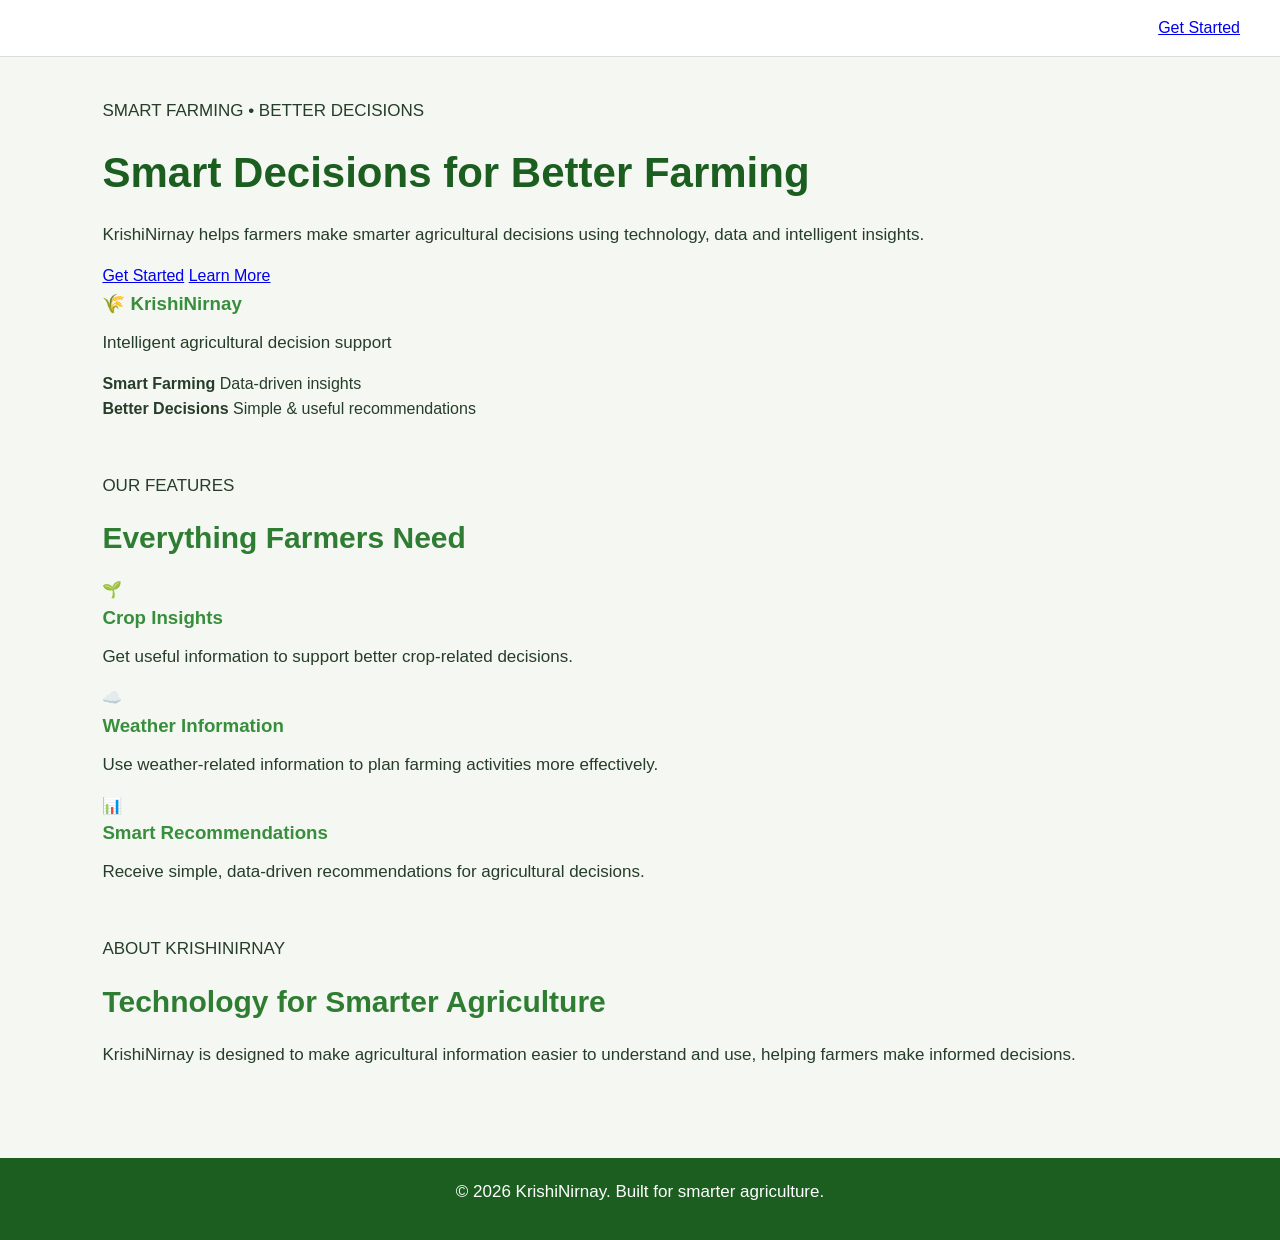
<file: frontend/index.html>
<!DOCTYPE html>
<html lang="en">
<head>
    <meta charset="UTF-8">
    <meta name="viewport" content="width=device-width, initial-scale=1.0">

    <title>KrishiNirnay</title>

    <link rel="stylesheet" href="style.css">
</head>

<body>

    <!-- Navigation Bar -->
    <header class="navbar">
        <div class="logo">KrishiNirnay</div>

        <nav>
            <a href="#home">Home</a>
            <a href="#features">Features</a>
            <a href="#about">About</a>
        </nav>
        <a href="signup.html" class="login-btn">Get Started</a>
    </header>


    <!-- Hero Section -->
    
    <main id="home"> 

        <section class="hero">

            <div class="hero-content">
                <p class="tagline">SMART FARMING • BETTER DECISIONS</p>

                <h1>
                    Smart Decisions for
                    <span>Better Farming</span>
                </h1>

                <p class="hero-text">
                    KrishiNirnay helps farmers make smarter agricultural
                    decisions using technology, data and intelligent insights.
                </p>

                <div class="hero-buttons"> 
                    <a href="#features" class="primary-btn">Get Started</a>
                    <a href="#about" class="secondary-btn">Learn More</a>
                </div>
            </div> 

            <div class="hero-card">
                <h3>🌾 KrishiNirnay</h3>
                <p>Intelligent agricultural decision support</p>

                <div class="info-box">
                    <strong>Smart Farming</strong>
                    <span>Data-driven insights</span>
                </div>

                <div class="info-box">
                    <strong>Better Decisions</strong>
                    <span>Simple & useful recommendations</span>
                </div>
            </div>

        </section>


        <!-- Features -->
        <section id="features" class="features">

            <div class="section-heading">
                <p>OUR FEATURES</p>
                <h2>Everything Farmers Need</h2>
            </div>

            <div class="feature-container">

                <div class="feature-card">
                    <div class="feature-icon">🌱</div>
                    <h3>Crop Insights</h3>
                    <p>
                        Get useful information to support better crop-related
                        decisions.
                    </p>
                </div>

                <div class="feature-card">
                    <div class="feature-icon">☁️</div>
                    <h3>Weather Information</h3>
                    <p>
                        Use weather-related information to plan farming
                        activities more effectively.
                    </p>
                </div>

                <div class="feature-card">
                    <div class="feature-icon">📊</div>
                    <h3>Smart Recommendations</h3>
                    <p>
                        Receive simple, data-driven recommendations for
                        agricultural decisions.
                    </p>
                </div>

            </div>

        </section>


        <!-- About -->
        <section id="about" class="about">

            <div>
                <p class="tagline">ABOUT KRISHINIRNAY</p>

                <h2>Technology for Smarter Agriculture</h2>

                <p>
                    KrishiNirnay is designed to make agricultural information
                    easier to understand and use, helping farmers make
                    informed decisions.
                </p>
            </div>

        </section>

    </main>


    <!-- Footer -->
    <footer>
        <p>© 2026 KrishiNirnay. Built for smarter agriculture.</p>
    </footer>

</body>
</html>
</file>
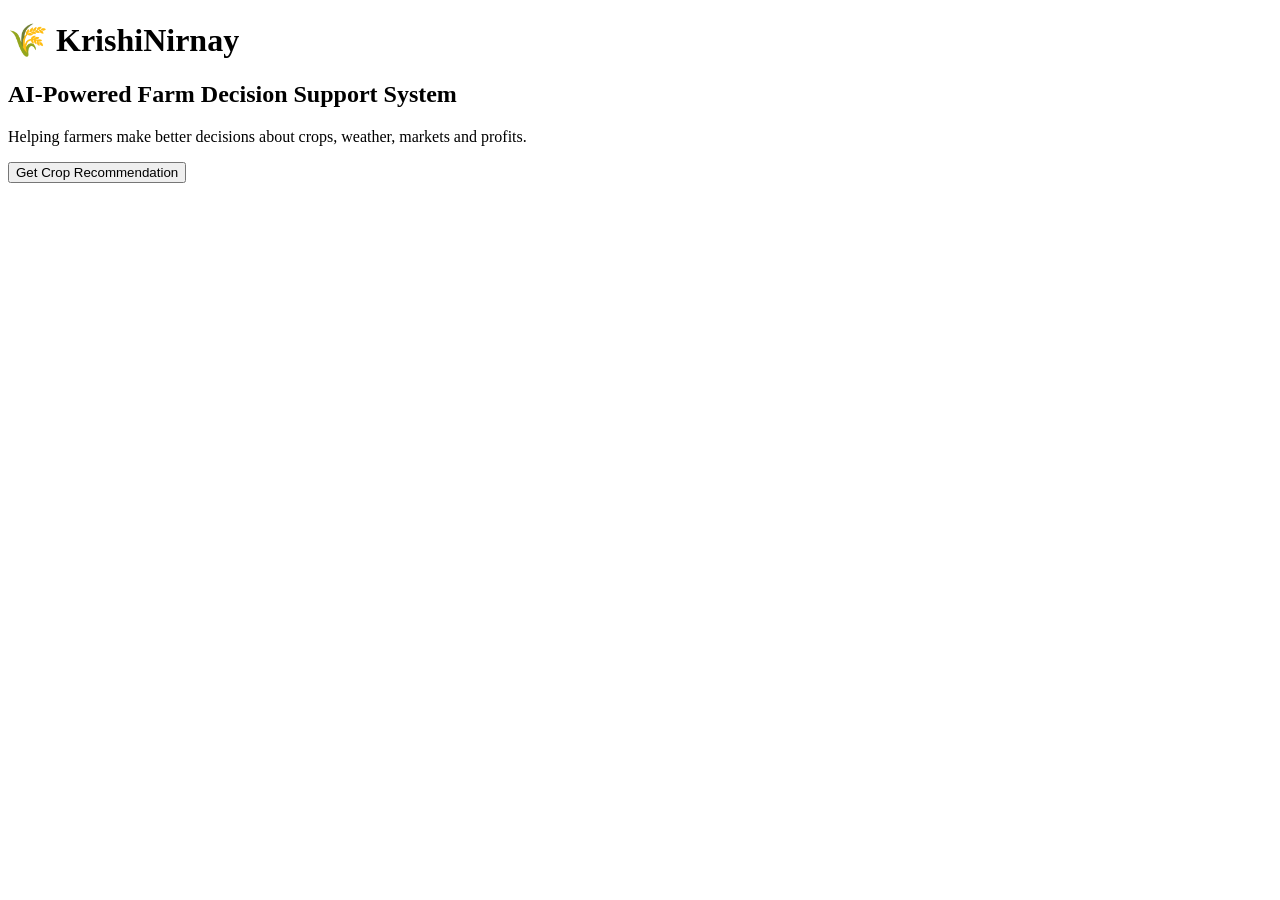
<file: src/main/resources/templates/index.html>
<!DOCTYPE html>
<html lang="en">

<head>
    <meta charset="UTF-8">
    <meta name="viewport" content="width=device-width, initial-scale=1.0">
    <title>KrishiNirnay</title>
</head>

<body>

    <h1>🌾 KrishiNirnay</h1>

    <h2>AI-Powered Farm Decision Support System</h2>

    <p>
        Helping farmers make better decisions about crops,
        weather, markets and profits.
    </p>

    <button>Get Crop Recommendation</button>

</body>

</html>
</file>
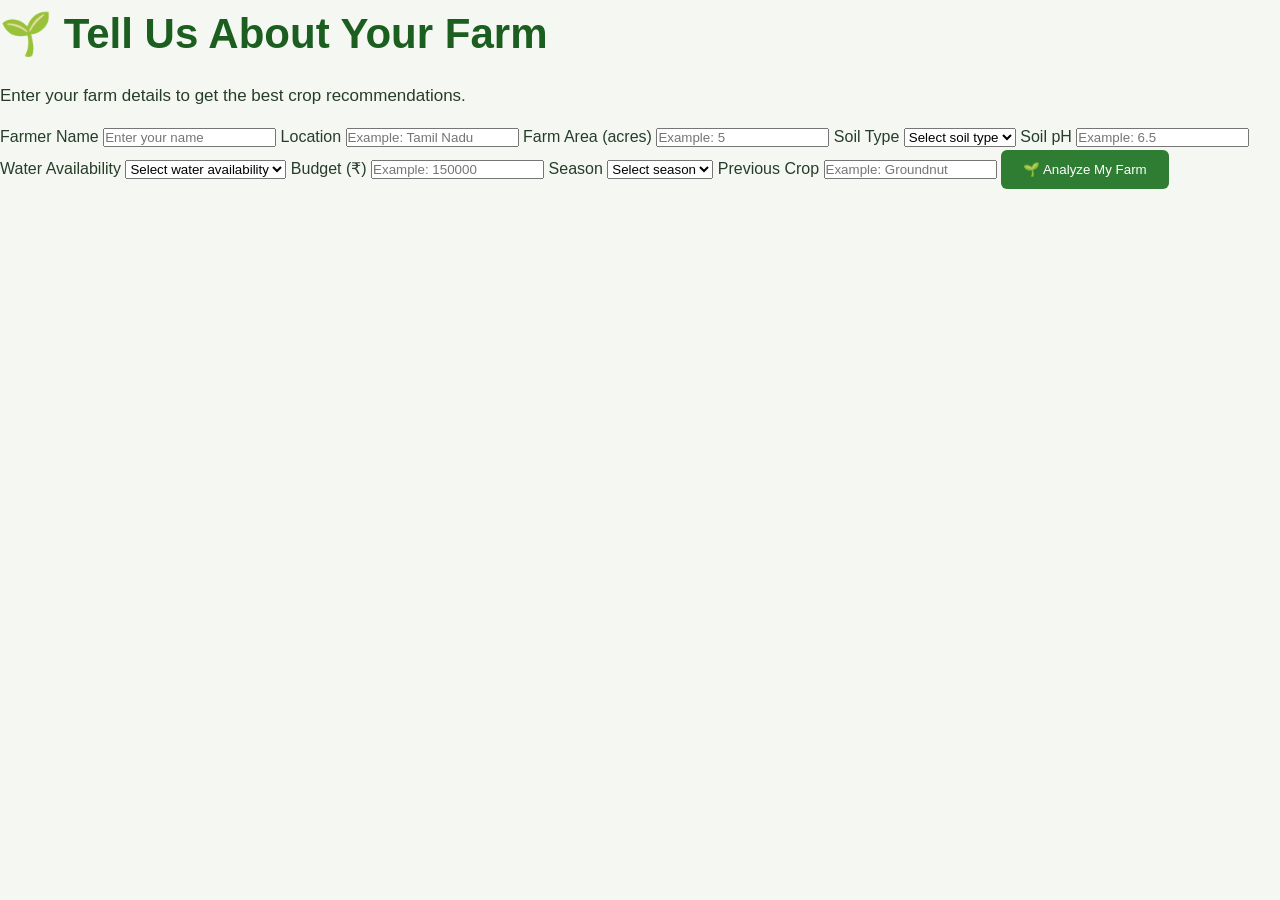
<file: frontend/dashboard.html>
<!DOCTYPE html>
<html lang="en">

<head>
    <meta charset="UTF-8">
    <meta name="viewport" content="width=device-width, initial-scale=1.0">

    <title>Farm Details - KrishiNirnay</title>

    <link rel="stylesheet" href="style.css">
</head>

<body>

    <div class="dashboard-container">

        <h1>🌱 Tell Us About Your Farm</h1>

        <p>
            Enter your farm details to get the best crop recommendations.
        </p>

        <form id="farmForm">

            <label>Farmer Name</label>
            <input type="text" id="farmerName" placeholder="Enter your name" required>


            <label>Location</label>
            <input type="text" id="location" placeholder="Example: Tamil Nadu" required>


            <label>Farm Area (acres)</label>
            <input type="number" id="area" placeholder="Example: 5" required>


            <label>Soil Type</label>
            <select id="soil" required>
                <option value="">Select soil type</option>
                <option value="red">Red Soil</option>
                <option value="black">Black Soil</option>
                <option value="alluvial">Alluvial Soil</option>
                <option value="sandy">Sandy Soil</option>
                <option value="loamy">Loamy Soil</option>
                <option value="clay">Clay Soil</option>
            </select>


            <label>Soil pH</label>
            <input type="number" id="ph" step="0.1" placeholder="Example: 6.5" required>


            <label>Water Availability</label>
            <select id="water" required>
                <option value="">Select water availability</option>
                <option value="low">Low</option>
                <option value="medium">Moderate</option>
                <option value="high">High</option>
            </select>


            <label>Budget (₹)</label>
            <input type="number" id="budget" placeholder="Example: 150000" required>


            <label>Season</label>
            <select id="season" required>
                <option value="">Select season</option>
                <option value="kharif">Kharif</option>
                <option value="rabi">Rabi</option>
                <option value="summer">Summer</option>
            </select>


            <label>Previous Crop</label>
            <input type="text" id="previousCrop" placeholder="Example: Groundnut" required>


            <button type="submit">
                🌱 Analyze My Farm
            </button>

        </form>

        <div id="recommendation" style="display: none;">

            <h2>🌾 Crop Recommendation</h2>

            <div class="recommendation-card">
                <p id="recommendationText"></p>
            </div>

        </div>

    </div>
    <script src="Dashboard.js"></script>
</body>

</html>
</file>
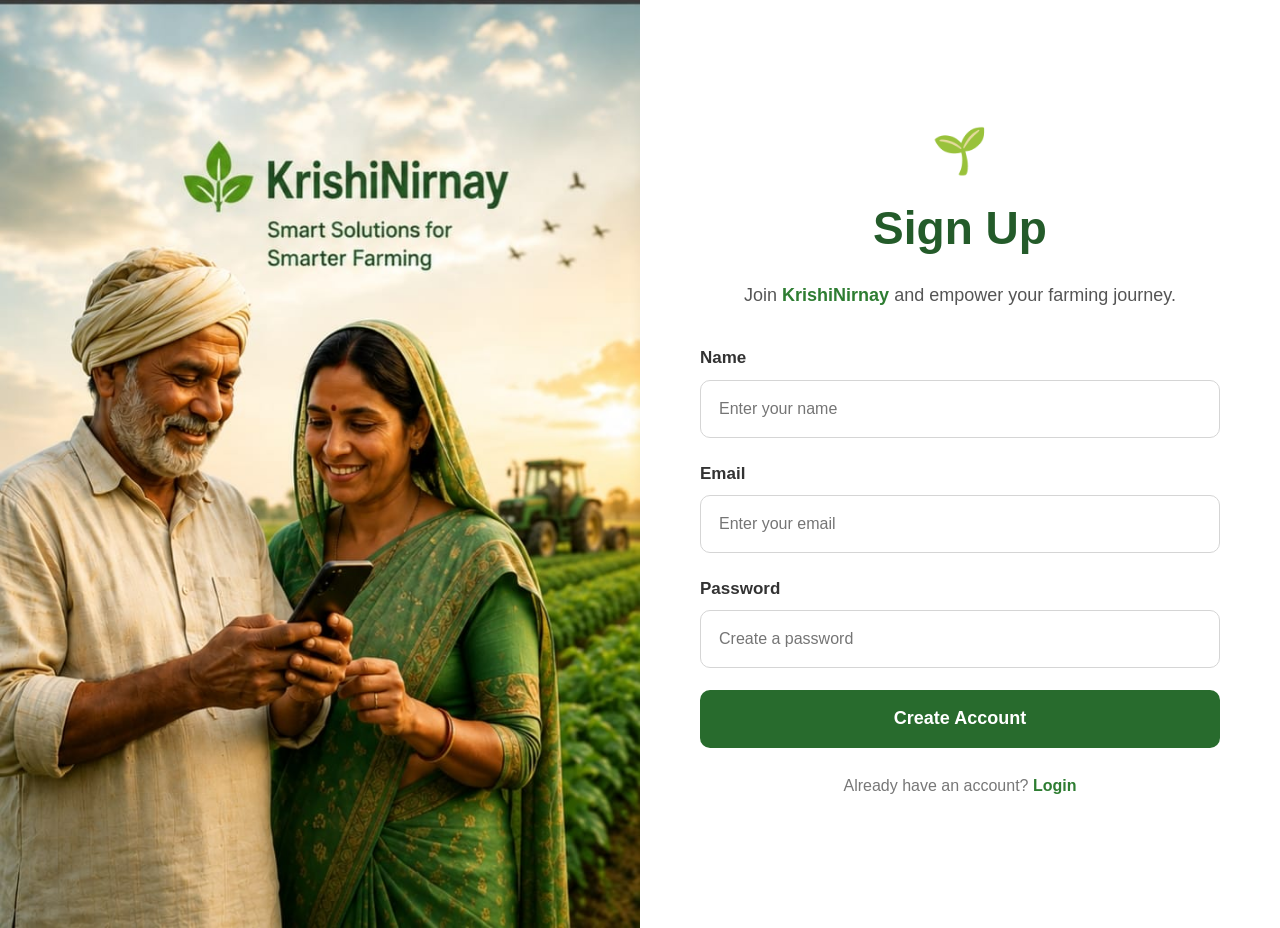
<file: frontend/signup.html>
<!DOCTYPE html>
<html lang="en">
<head>
    <meta charset="UTF-8">
    <meta name="viewport" content="width=device-width, initial-scale=1.0">
    <title>Sign Up - KrishiNirnay</title>

    <link rel="stylesheet" href="style.css">
</head>
<body>

    <div class="signup-page">

        <!-- Left: Farmer Image -->
        <div class="farmer-side">
            <img src="src/assets/farmer-signup.png.jpeg" alt="Farmers using technology">
        </div>

        <!-- Right: Sign Up -->
        <div class="signup-side">

            <div class="signup-card">

                <div class="leaf-icon">🌱</div>

                <h1>Sign Up</h1>

                <p class="signup-text">
                    Join <strong>KrishiNirnay</strong> and empower your farming journey.
                </p>
                <form id="signupForm">


                    <label>Name</label>
                    <input type="text" id="name" placeholder="Enter your name">

                    <label>Email</label>
                    <input type="email" id="email" placeholder="Enter your email">
                    
                    <label>Password</label>
                    <input type="password" placeholder="Create a password">

                    <button type="submit">Create Account</button>

                    <p class="login-text">
                        Already have an account?
                        <a href="#">Login</a>
                    </p>

                </form>

            </div>

        </div> 

    </div>
<script src="script.js"></script>   
</body>
</file>
<file: frontend/style.css>
* {
    margin: 0;
    padding: 0;
    box-sizing: border-box;
}

html {
    scroll-behavior: smooth;
}

body {
    font-family: Arial, sans-serif;
    background-color: #f5f8f2;
    color: #263d29;
    line-height: 1.6;
}

header {
    background-color: #2e7d32;
    color: white;
    padding: 20px 8%;
    display: flex;
    justify-content: space-between;
    align-items: center;
}

header h2 {
    margin: 0;
}

nav a {
    color: white;
    text-decoration: none;
    margin-left: 20px;
}

nav a:hover {
    text-decoration: underline;
}

main {
    padding: 40px 8%;
}

section {
    margin-bottom: 50px;
}

h1 {
    font-size: 42px;
    color: #1b5e20;
    margin-bottom: 15px;
}

h2 {
    font-size: 30px;
    color: #2e7d32;
    margin-bottom: 15px;
}

h3 {
    color: #388e3c;
    margin-bottom: 10px;
}

p {
    font-size: 17px;
    margin-bottom: 15px;
}

button {
    background-color: #2e7d32;
    color: white;
    border: none;
    padding: 12px 22px;
    border-radius: 6px;
    cursor: pointer;
    margin-right: 10px;
}

button:hover {
    background-color: #1b5e20;
}

footer {
    background-color: #1b5e20;
    color: white;
    text-align: center;
    padding: 20px;
} 
/* Navigation Bar */
.navbar {
    display: flex;
    justify-content: space-between;
    align-items: center;
    padding: 15px 40px;
    background-color: #ffffff;
    border-bottom: 1px solid #ddd;
}

.nav-logo {
    font-size: 24px;
    font-weight: bold;
    color: #2e8b57;
}

.nav-links {
    display: flex;
    gap: 30px;
}

.nav-links a {
    text-decoration: none;
    color: #333;
    font-weight: 500;
}

.nav-links a:hover {
    color: #2e8b57;
} 
/* SIGN UP PAGE */

.signup-page {
    min-height: 100vh;
    display: flex;
    width: 100%;
    overflow: hidden;
    background: #ffffff;
}

/* LEFT FARMER SIDE */

.farmer-side {
    width: 50%;
    min-height: 100vh;
    position: relative;
    overflow: hidden;
}

.farmer-side img {
    width: 100%;
    height: 100%;
    object-fit: cover;
    display: block;
}

.farmer-overlay {
    position: absolute;
    top: 18%;
    left: 12%;
    color: #245b2a;
}

.farmer-overlay h1 {
    font-size: 42px;
    margin-bottom: 10px;
}

.farmer-overlay p {
    font-size: 22px;
    line-height: 1.4;
}

/* RIGHT SIGNUP SIDE */

.signup-side {
    width: 50%;
    min-height: 100vh;
    display: flex;
    align-items: center;
    justify-content: center;
    background: #ffffff;
    padding: 40px;
    box-sizing: border-box;
}

.signup-card {
    width: 100%;
    max-width: 520px;
}

.leaf-icon {
    text-align: center;
    font-size: 45px;
    margin-bottom: 5px;
}

.signup-card h1 {
    text-align: center;
    font-size: 46px;
    color: #245b2a;
    margin: 0 0 15px;
}

.signup-text {
    text-align: center;
    font-size: 18px;
    color: #555;
    margin-bottom: 35px;
}

.signup-text strong {
    color: #2e7d32;
}

.signup-card label {
    display: block;
    font-size: 17px;
    font-weight: 600;
    margin-bottom: 8px;
    color: #333;
}

.signup-card input {
    width: 100%;
    height: 58px;
    padding: 0 18px;
    margin-bottom: 22px;
    box-sizing: border-box;
    border: 1px solid #d5d5d5;
    border-radius: 10px;
    font-size: 16px;
    outline: none;
}

.signup-card input:focus {
    border-color: #2e7d32;
}

.signup-card button {
    width: 100%;
    height: 58px;
    border: none;
    border-radius: 10px;
    background: #286b2d;
    color: white;
    font-size: 18px;
    font-weight: 600;
    cursor: pointer;
}

.signup-card button:hover {
    background: #1f5624;
}

.login-text {
    text-align: center;
    margin-top: 25px;
    color: #777;
    font-size: 16px;
}

.login-text a {
    color: #2e7d32;
    font-weight: 600;
    text-decoration: none;
}

/* MOBILE */

@media (max-width: 800px) {
    .signup-page {
    flex-direction: column;
    width: 100%;
    overflow: auto;
}
    .farmer-side {
    width: 100%;
    height: 50vh;
    min-height: 300px;
    overflow: hidden;
    flex-shrink: 0;
}

.farmer-side img {
    width: 100VW;
    height: 50vh;
    object-fit: cover;
    object-position: center;
    display: block;
}    
    .signup-side {
    width: 100%;
    min-height:auto;
    padding: 30px 20px;
    box-sizing: border-box;
}
    .farmer-overlay h1 {
        font-size: 32px;
    }

    .farmer-overlay p {
        font-size: 18px;
    }
} 
.recommendation-card {
    margin-top: 20px;
    padding: 20px;
    border-radius: 12px;
    background: #f0f8f0;
    border: 2px solid #4caf50;
}

#recommendation h2 {
    margin-top: 25px;
} 
/* CROP RECOMMENDATION */

#recommendation {
    margin-top: 30px;
}

#recommendation h2 {
    color: #1b5e20;
    text-align: center;
    margin-bottom: 20px;
}

.recommendation-card {
    background-color: #ffffff;
    border: 2px solid #4caf50;
    border-radius: 15px;
    padding: 25px;
    box-shadow: 0 4px 12px rgba(0, 0, 0, 0.08);
}

.recommendation-card p {
    font-size: 17px;
    line-height: 1.8;
}
 
.recommendation-card strong {
    color: #2e7d32;
}
</file>
